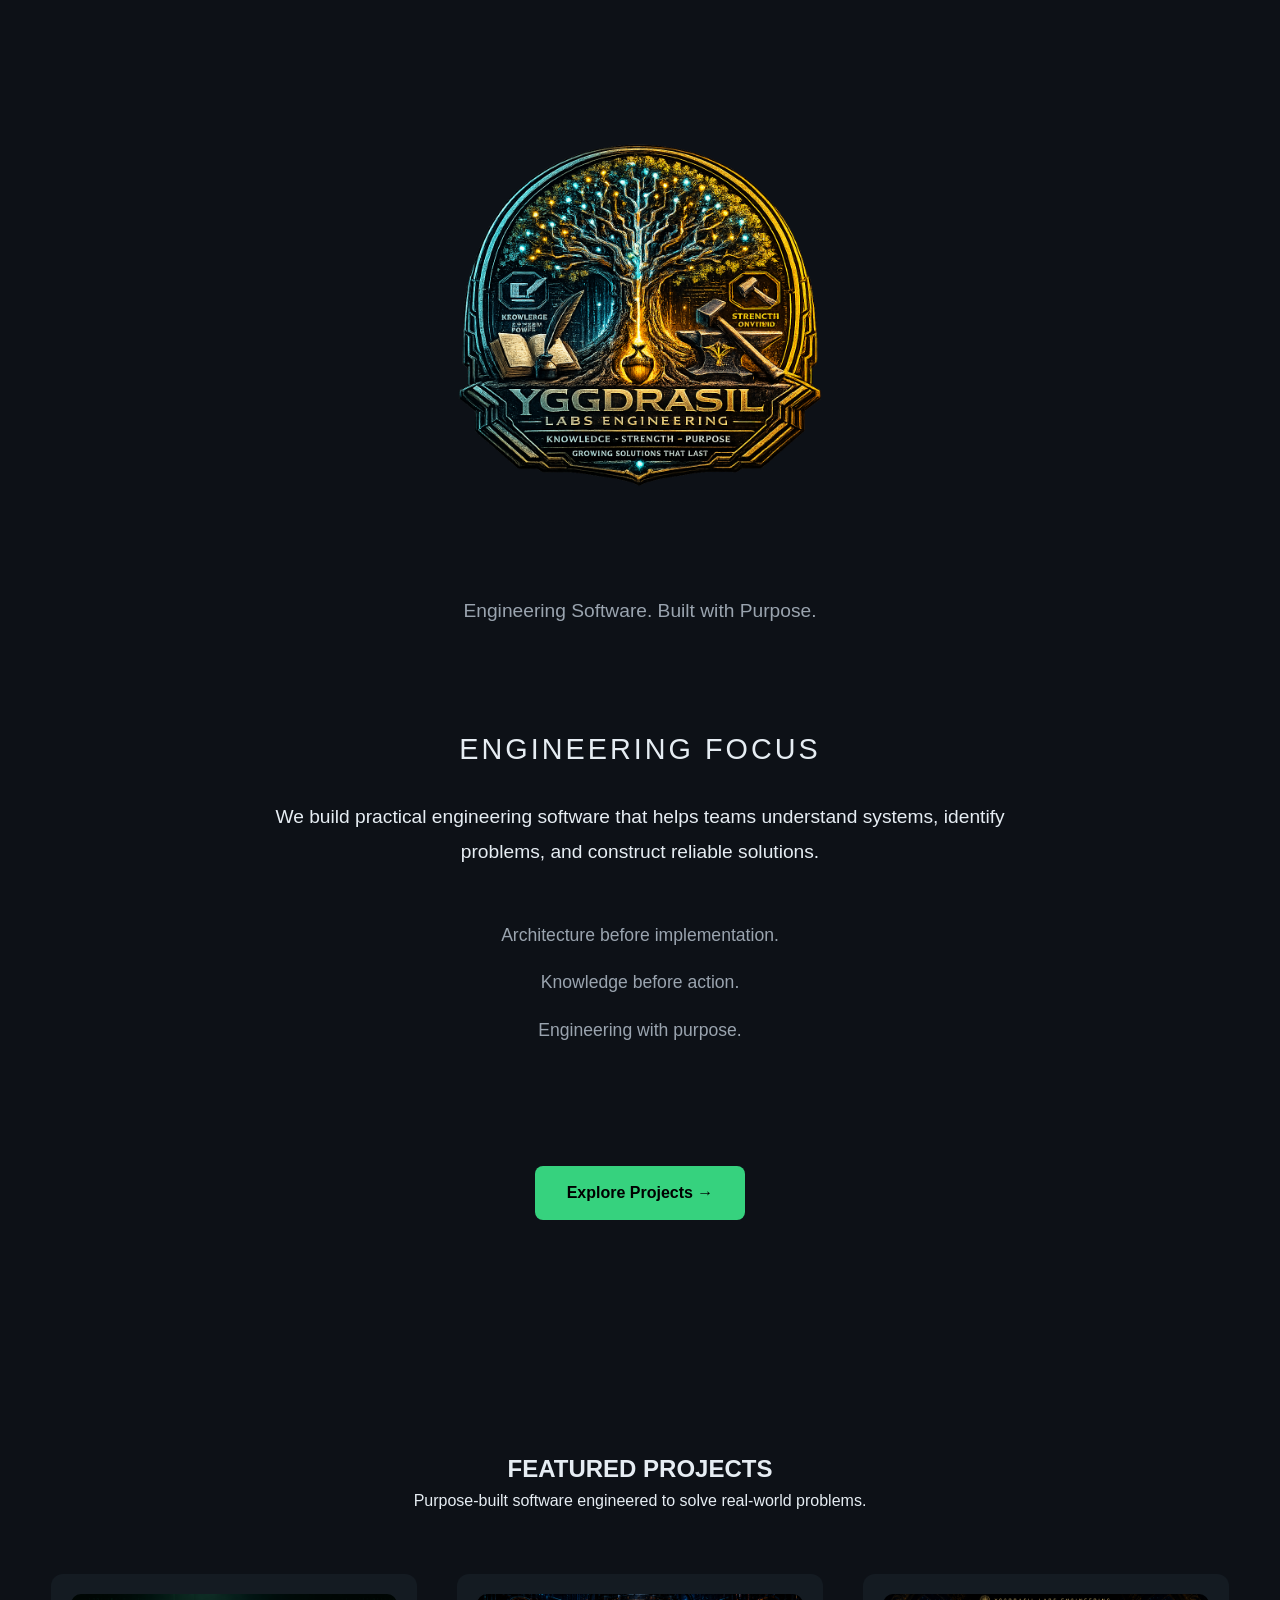
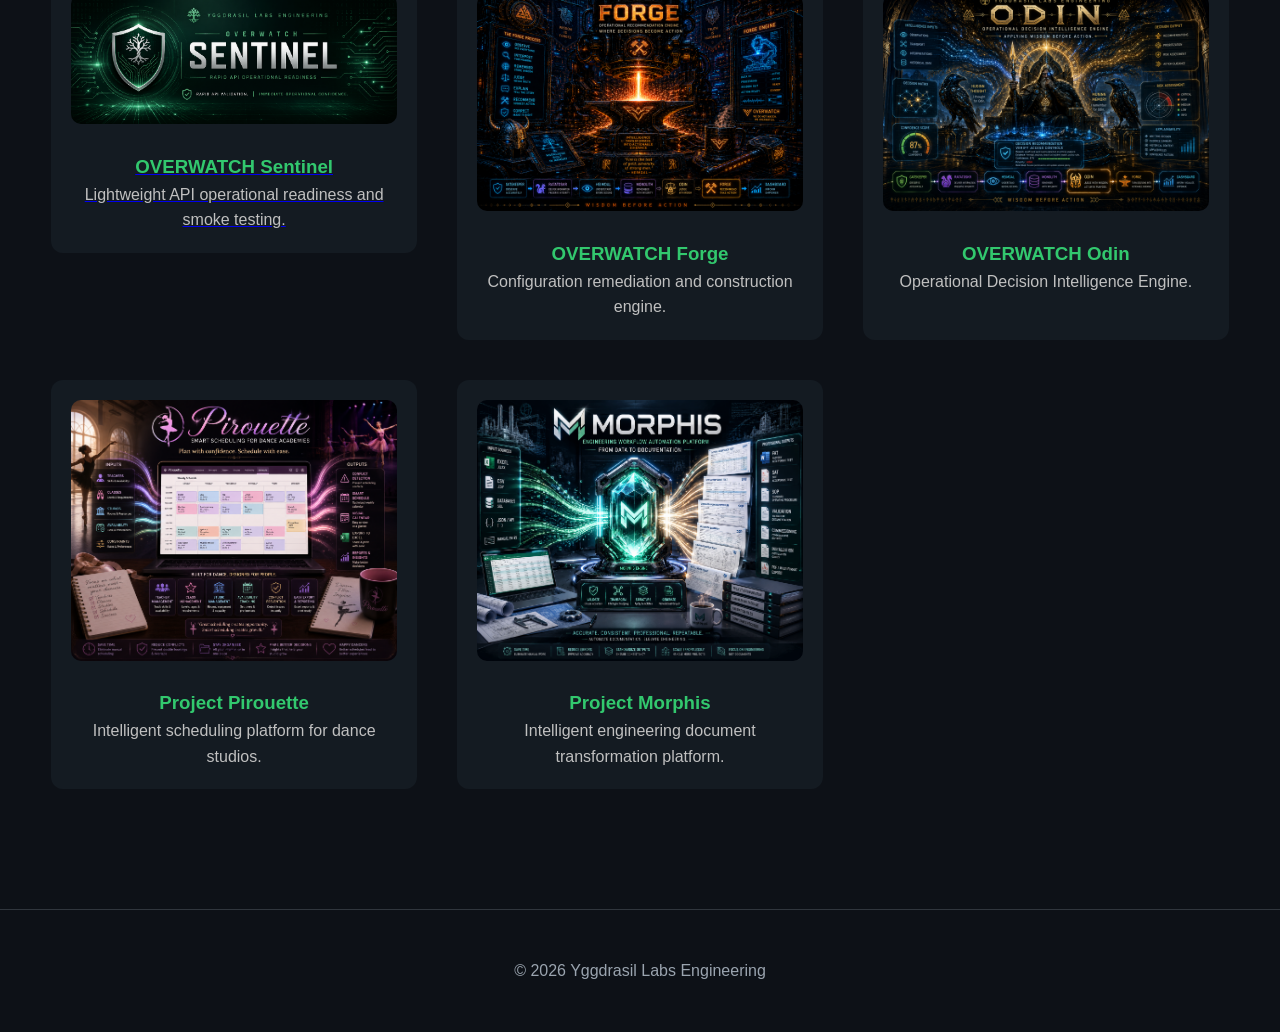
<file: index.html>
<!DOCTYPE html>

<html lang="en">

<head>

    <meta charset="UTF-8">

    <meta name="viewport" content="width=device-width, initial-scale=1.0">

    <title>
        Yggdrasil Labs Engineering
    </title>

    <link rel="stylesheet" href="css/style.css">

</head>

<body>

    <!-- ========================================= -->
    <!-- Navigation -->
    <!-- ========================================= -->

    <nav>

        <!-- Navigation Coming Soon -->

    </nav>

    <!-- ========================================= -->
    <!-- Main Content -->
    <!-- ========================================= -->

    <main>

        <!-- ========================================= -->
        <!-- Hero Section -->
        <!-- ========================================= -->

        <section id="hero">

            <img src="images/crest.png" alt="Yggdrasil Labs Engineering Crest" id="crest">

            <p class="hero-text">

                Engineering Software.
                Built with Purpose.

            </p>

            <section class="engineering-focus">




                <h2>ENGINEERING FOCUS</h2>

                <p>

                    We build practical engineering software that helps
                    teams understand systems, identify problems,
                    and construct reliable solutions.

                </p>

                <div class="principles">

                    <p>Architecture before implementation.</p>
                    <p>Knowledge before action.</p>
                    <p>Engineering with purpose.</p>

                </div>
            </section>

            <a href="#projects" class="hero-button">

                Explore Projects →
            </a>

        </section>

        <!-- Featured Projects -->

        <!-- ========================================= -->
        <!-- Featured Projects -->
        <!-- ========================================= -->

        <section id="projects">

            <h2>FEATURED PROJECTS</h2>

            <p class="section-intro">

                Purpose-built software engineered to solve
                real-world problems.

            </p>

            <div class="project-grid">

                <!-- Sentinel -->
                <a href="projects/sentinel.html">

                    <div class="project-card sentinel">

                        <img src="images/sentinel.png" alt="OVERWATCH Sentinel">

                        <h3>OVERWATCH Sentinel</h3>

                        <p>

                            Lightweight API operational readiness
                            and smoke testing.

                        </p>

                    </div>
                </a>

                <!-- Forge -->

                <div class="project-card forge">

                    <img src="images/forge.png" alt="OVERWATCH Forge">

                    <h3>OVERWATCH Forge</h3>

                    <p>

                        Configuration remediation and
                        construction engine.

                    </p>

                </div>

                <!-- Odin -->

                <div class="project-card odin">

                    <img src="images/odin.png" alt="OVERWATCH Odin">

                    <h3>OVERWATCH Odin</h3>

                    <p>

                        Operational Decision Intelligence
                        Engine.

                    </p>

                </div>

                <!-- Pirouette -->

                <div class="project-card pirouette">

                    <img src="images/pirouette.png" alt="Project Pirouette">

                    <h3>Project Pirouette</h3>

                    <p>

                        Intelligent scheduling platform
                        for dance studios.

                    </p>

                </div>

                <!-- Morphis -->

                <div class="project-card morphis">

                    <img src="images/morphis.png" alt="Project Morphis">

                    <h3>Project Morphis</h3>

                    <p>

                        Intelligent engineering document
                        transformation platform.

                    </p>

                </div>

            </div>

        </section>

        <!-- Engineering Principles -->

        <section id="principles">

        </section>

        <!-- OVERWATCH -->

        <section id="overwatch">

        </section>

    </main>

    <!-- ========================================= -->
    <!-- Footer -->
    <!-- ========================================= -->

    <footer>

        © 2026 Yggdrasil Labs Engineering

    </footer>

    <script src="js/script.js"></script>

</body>

</html>
</file>
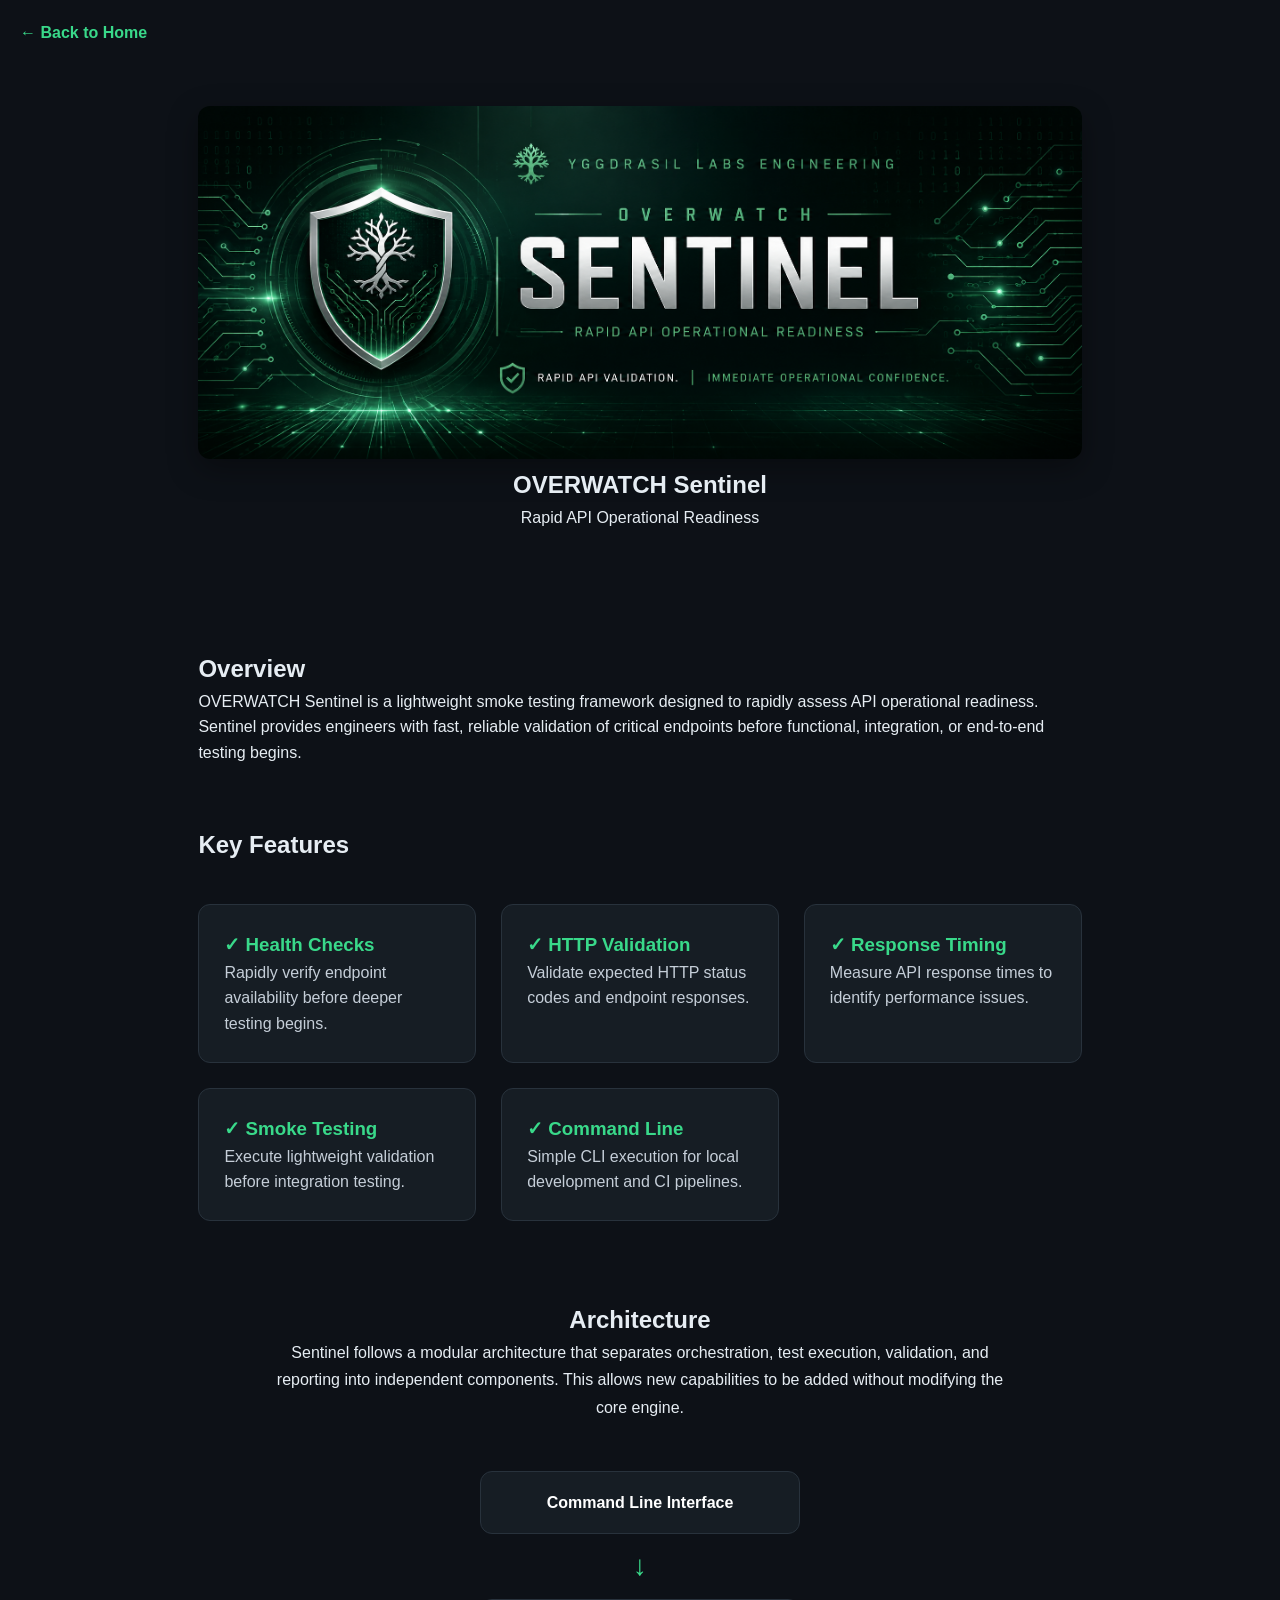
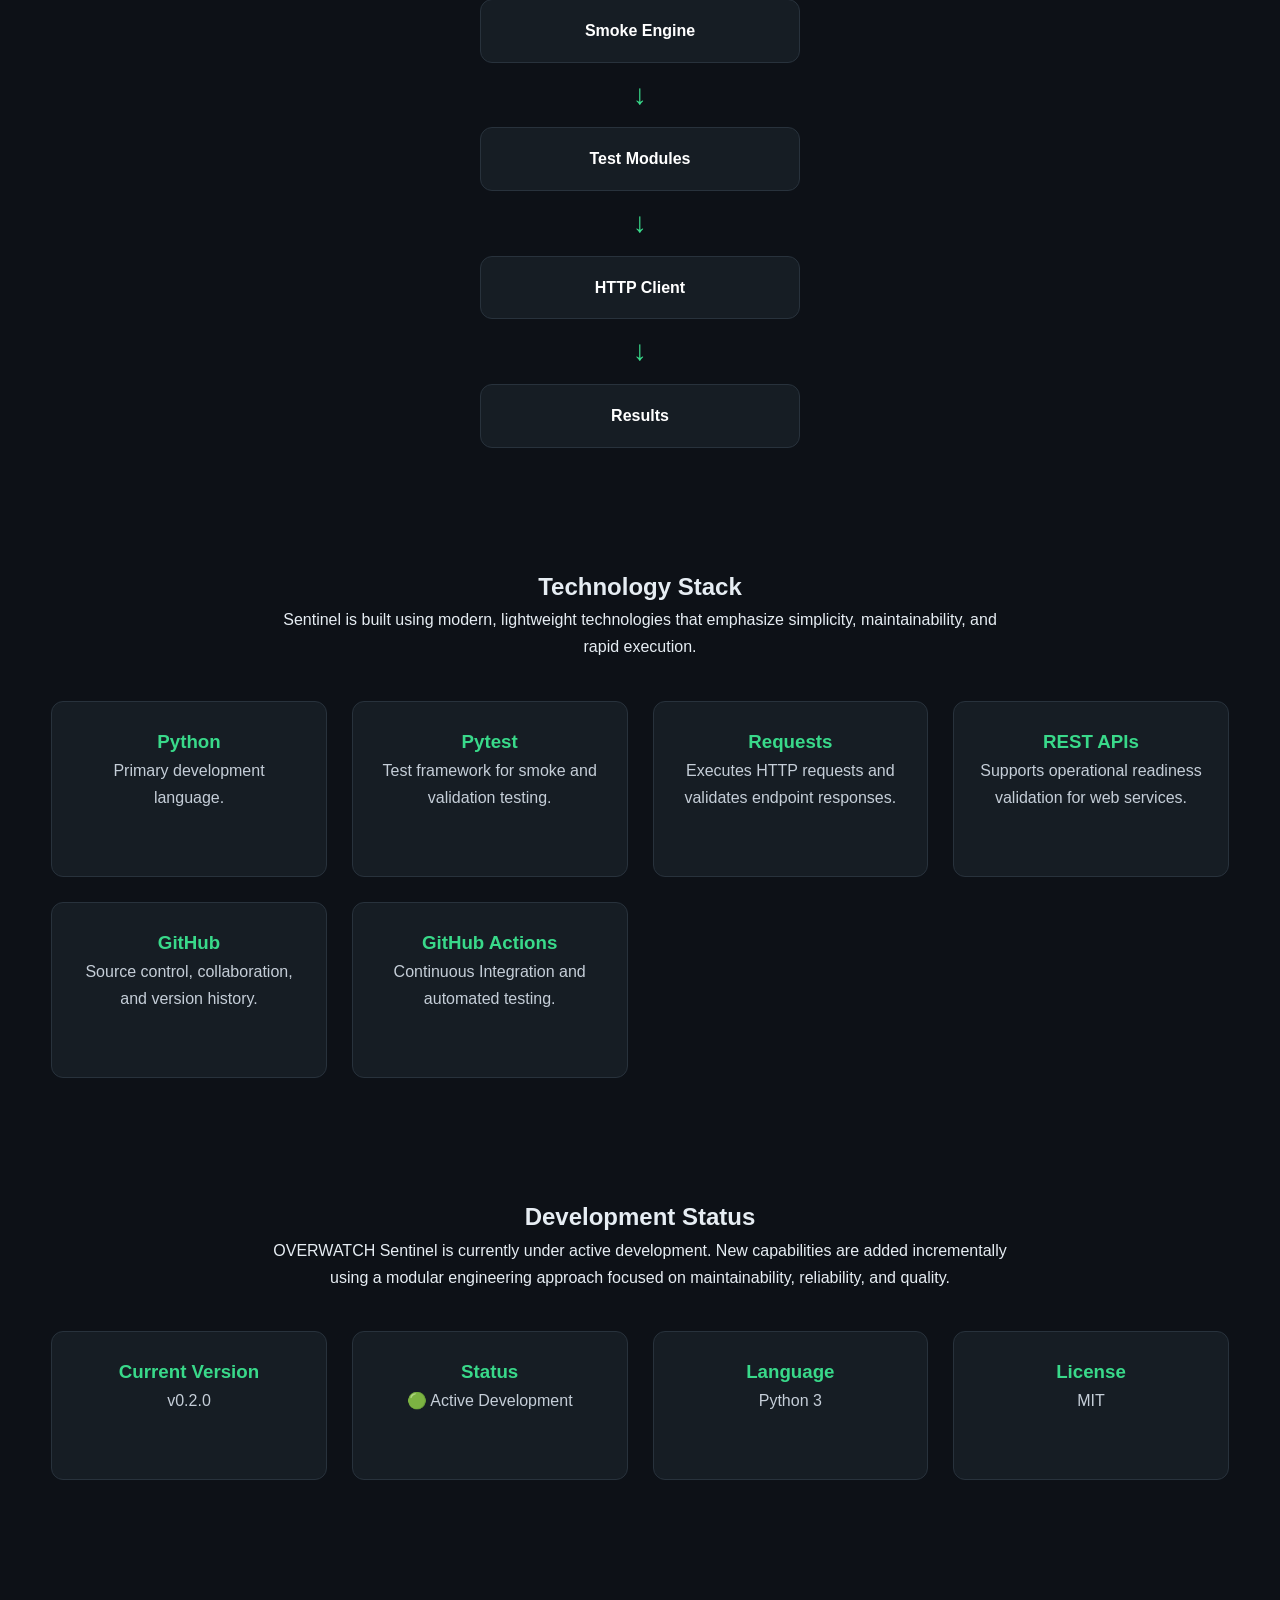
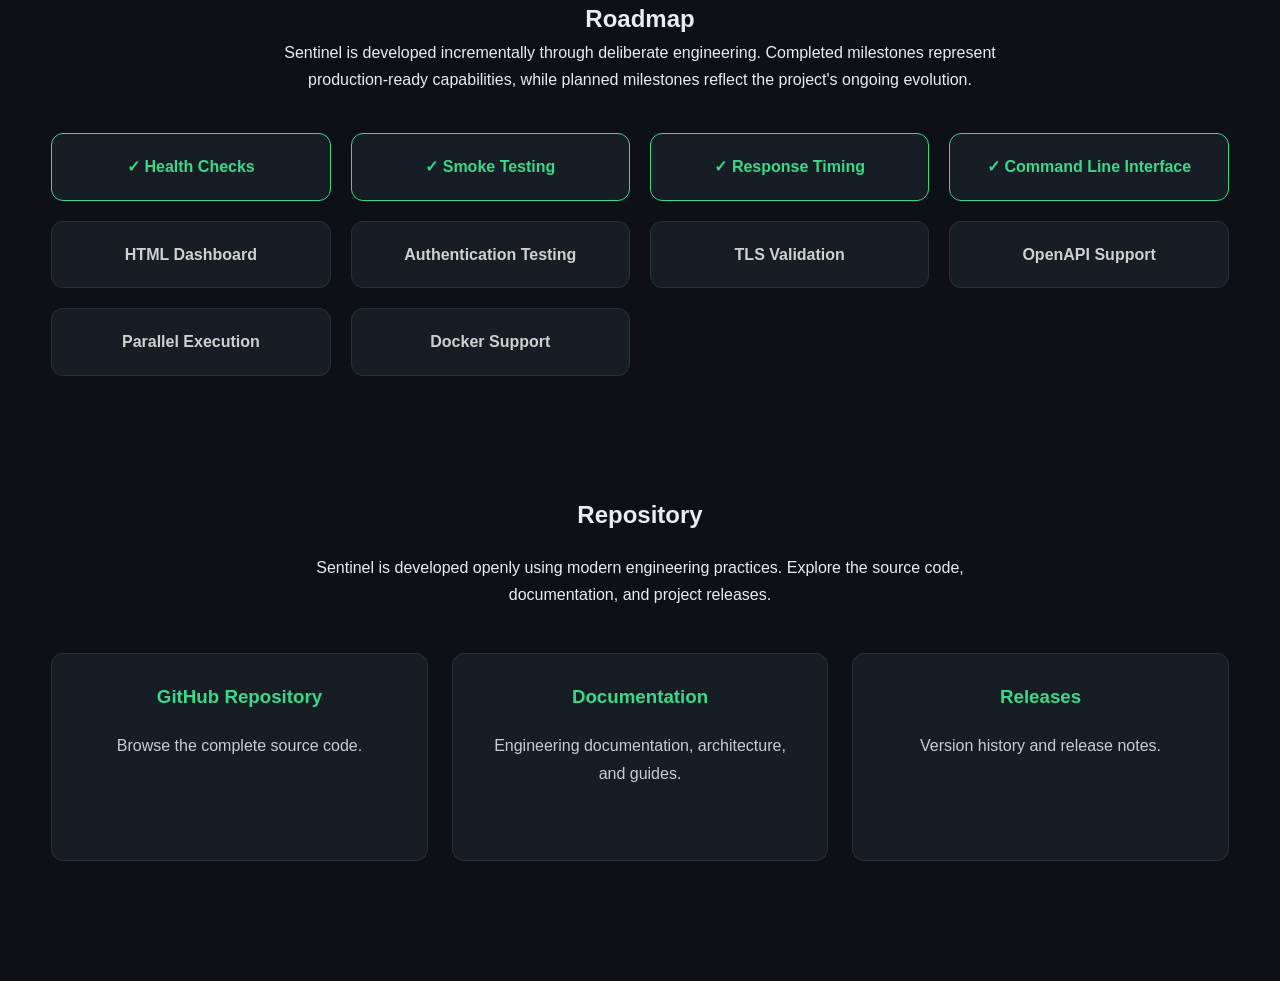
<file: projects/sentinel.html>
<!DOCTYPE html>

<html lang="en">

<head>

    <meta charset="UTF-8">

    <meta name="viewport" content="width=device-width, initial-scale=1.0">

    <title>

        OVERWATCH Sentinel

    </title>

    <link rel="stylesheet" href="../css/style.css">

</head>

<body>

    <a href="../index.html" class="back-link">

        ← Back to Home

    </a>

    <main>

        <section class="project-hero">

            <img src="../images/sentinel.png" alt="OVERWATCH Sentinel">

            <h1>

                OVERWATCH Sentinel

            </h1>

            <p>

                Rapid API Operational Readiness

            </p>

        </section>

        <section class="project-description">

            <h2>

                Overview

            </h2>

            <p>

                OVERWATCH Sentinel is a lightweight
                smoke testing framework designed to
                rapidly assess API operational readiness.

                Sentinel provides engineers with fast,
                reliable validation of critical endpoints
                before functional, integration, or
                end-to-end testing begins.

            </p>

        </section>

        <section class="project-features">

            <h2>

                Key Features

            </h2>

            <!-- ========================================= -->
            <!-- Architecture -->
            <!-- ========================================= -->

            <div class="feature-grid">

                <div class="card feature-card">

                    <h3>✓ Health Checks</h3>

                    <p>

                        Rapidly verify endpoint availability
                        before deeper testing begins.

                    </p>

                </div>

                <div class="card feature-card">

                    <h3>✓ HTTP Validation</h3>

                    <p>

                        Validate expected HTTP status codes
                        and endpoint responses.

                    </p>

                </div>

                <div class="card feature-card">

                    <h3>✓ Response Timing</h3>

                    <p>

                        Measure API response times to
                        identify performance issues.

                    </p>

                </div>

                <div class="card feature-card">

                    <h3>✓ Smoke Testing</h3>

                    <p>

                        Execute lightweight validation
                        before integration testing.

                    </p>

                </div>

                <div class="card feature-card">

                    <h3>✓ Command Line</h3>

                    <p>

                        Simple CLI execution for local
                        development and CI pipelines.

                    </p>

                </div>

            </div>

        </section>

        <section class="architecture">

            <h2>

                Architecture

            </h2>

            <p>

                Sentinel follows a modular architecture that
                separates orchestration, test execution,
                validation, and reporting into independent
                components. This allows new capabilities to
                be added without modifying the core engine.

            </p>

            <div class="architecture-flow">

                <div class="architecture-box">

                    Command Line Interface

                </div>

                <div class="arrow">↓</div>

                <div class="architecture-box">

                    Smoke Engine

                </div>

                <div class="arrow">↓</div>

                <div class="architecture-box">

                    Test Modules

                </div>

                <div class="arrow">↓</div>

                <div class="architecture-box">

                    HTTP Client

                </div>

                <div class="arrow">↓</div>

                <div class="architecture-box">

                    Results

                </div>

            </div>

        </section>

        <!-- ========================================= -->
        <!-- Technology Stack -->
        <!-- ========================================= -->

        <section class="technology-stack">

            <h2>

                Technology Stack

            </h2>

            <p>

                Sentinel is built using modern, lightweight
                technologies that emphasize simplicity,
                maintainability, and rapid execution.

            </p>

            <div class="tech-grid">

                <div class="card tech-card">

                    <h3>Python</h3>

                    <p>

                        Primary development language.

                    </p>

                </div>

                <div class="card tech-card">

                    <h3>Pytest</h3>

                    <p>

                        Test framework for smoke and
                        validation testing.

                    </p>

                </div>

                <div class="card tech-card">

                    <h3>Requests</h3>

                    <p>

                        Executes HTTP requests and
                        validates endpoint responses.

                    </p>

                </div>

                <div class="card tech-card">

                    <h3>REST APIs</h3>

                    <p>

                        Supports operational readiness
                        validation for web services.

                    </p>

                </div>

                <div class="card tech-card">

                    <h3>GitHub</h3>

                    <p>

                        Source control, collaboration,
                        and version history.

                    </p>

                </div>

                <div class="card tech-card">

                    <h3>GitHub Actions</h3>

                    <p>

                        Continuous Integration and
                        automated testing.

                    </p>

                </div>

            </div>

        </section>

        <!-- ========================================= -->
        <!-- Development Status -->
        <!-- ========================================= -->

        <section class="development-status">

            <h2>

                Development Status

            </h2>

            <p>

                OVERWATCH Sentinel is currently under active
                development. New capabilities are added
                incrementally using a modular engineering
                approach focused on maintainability,
                reliability, and quality.

            </p>

            <div class="status-grid">

                <div class="card status-card">

                    <h3>Current Version</h3>

                    <p>

                        v0.2.0

                    </p>

                </div>

                <div class="card status-card">

                    <h3>Status</h3>

                    <p>

                        🟢 Active Development

                    </p>

                </div>

                <div class="card status-card">

                    <h3>Language</h3>

                    <p>

                        Python 3

                    </p>

                </div>

                <div class="card status-card">

                    <h3>License</h3>

                    <p>

                        MIT

                    </p>

                </div>

            </div>

        </section>

        <!-- ========================================= -->
        <!-- Roadmap -->
        <!-- ========================================= -->

        <section class="roadmap">

            <h2>

                Roadmap

            </h2>

            <p>

                Sentinel is developed incrementally through
                deliberate engineering. Completed milestones
                represent production-ready capabilities, while
                planned milestones reflect the project's
                ongoing evolution.

            </p>

            <div class="roadmap-grid">

                <div class="card roadmap-card complete">

                    ✓ Health Checks

                </div>

                <div class="card roadmap-card complete">

                    ✓ Smoke Testing

                </div>

                <div class="card roadmap-card complete">

                    ✓ Response Timing

                </div>

                <div class="card roadmap-card complete">

                    ✓ Command Line Interface

                </div>

                <div class="card roadmap-card planned">

                    HTML Dashboard

                </div>

                <div class="card roadmap-card planned">

                    Authentication Testing

                </div>

                <div class="card roadmap-card planned">

                    TLS Validation

                </div>

                <div class="card roadmap-card planned">

                    OpenAPI Support

                </div>

                <div class="card roadmap-card planned">

                    Parallel Execution

                </div>

                <div class="card roadmap-card planned">

                    Docker Support

                </div>

            </div>

        </section>

        <!-- ========================================= -->
        <!-- Repository -->
        <!-- ========================================= -->

        <section class="repository">

            <h2>

                Repository

            </h2>

            <p>

                Sentinel is developed openly using modern
                engineering practices. Explore the source
                code, documentation, and project releases.

            </p>

            <div class="repository-grid">

                <a href="https://github.com/YOUR_USERNAME/sentinel" class="card repository-card" target="_blank">

                    <h3>

                        GitHub Repository

                    </h3>

                    <p>

                        Browse the complete source code.

                    </p>

                </a>

                <a href="#" class="card repository-card">

                    <h3>

                        Documentation

                    </h3>

                    <p>

                        Engineering documentation,
                        architecture, and guides.

                    </p>

                </a>

                <a href="#" class="card repository-card">

                    <h3>

                        Releases

                    </h3>

                    <p>

                        Version history and release notes.

                    </p>

                </a>

            </div>

        </section>

    </main>

</body>

</html>
</file>
<file: css/style.css>
/* =========================================================
   Yggdrasil Labs Engineering

   style.css

   Purpose:
   Global website styling.

   Philosophy:
   Function before presentation.
   ========================================================= */

:root {

    --background: #0d1117;
    --surface: #161b22;

    --primary: #36d27e;
    --cyan: #45d8ff;
    --amber: #d8a33b;

    --text: #e6edf3;
    --text-secondary: #9aa4af;

    --border: #30363d;

}

* {

    margin: 0;
    padding: 0;
    box-sizing: border-box;

}

/* ========================================= */
/* YLE Design System                         */
/* ========================================= */

.card {

    background: #161d24;

    border: 1px solid #28323c;

    border-radius: 12px;

    padding: 25px;

    transition: all .25s ease;

}

.card:hover {

    transform: translateY(-5px);

    border-color: #39d98a;

    box-shadow: 0 0 18px rgba(57, 217, 138, .25);

}

.card h3 {

    color: #39d98a;

    margin-top: 0;

}

.card p {

    color: #c5ced8;

    line-height: 1.6;

}

body {

    background: var(--background);

    color: var(--text);

    font-family: "Segoe UI", Arial, sans-serif;

    line-height: 1.6;

}

nav {

    padding: 24px 48px;

}

main {

    width: min(1200px, 92%);
    margin: 0 auto;

}

#hero {

    text-align: center;

    padding: 80px 0;

}

#crest {

    width: 420px;
    max-width: 90%;

    margin-bottom: 40px;

}

#hero h1 {

    font-size: 3.5rem;

    color: var(--primary);

    margin-bottom: 16px;

}

#hero h2 {

    color: var(--text);

    font-size: 1.8rem;

    font-weight: 400;

    margin-bottom: 28px;

}

.hero-text {

    max-width: 720px;

    margin: 0 auto 40px auto;

    color: var(--text-secondary);

    font-size: 1.2rem;

}

.hero-button {

    display: inline-block;

    background: var(--primary);

    color: #000;

    text-decoration: none;

    font-weight: 700;

    padding: 14px 32px;

    border-radius: 8px;

    transition: 0.2s ease;

}

.hero-button:hover {

    transform: translateY(-2px);

    box-shadow: 0 0 18px rgba(54, 210, 126, .35);

}

section {

    margin-bottom: 120px;

}

footer {

    text-align: center;

    padding: 48px;

    color: var(--text-secondary);

    border-top: 1px solid var(--border);

}

/* ========================================= */
/* Engineering Focus                         */
/* ========================================= */

.engineering-focus {

    margin-top: 100px;

    text-align: center;

}

.engineering-focus h2 {

    color: var(--primary);

    font-size: 2.2rem;

    letter-spacing: 3px;

    text-transform: uppercase;

    margin-bottom: 40px;

}

.engineering-focus p {

    max-width: 750px;

    margin: 0 auto;

    color: var(--text);

    font-size: 1.2rem;

    line-height: 1.8;

}

.principles {

    margin-top: 50px;

}

.principles p {

    color: var(--text-secondary);

    font-size: 1.1rem;

    margin-bottom: 16px;

}

/* ========================================= */
/* Featured Projects                         */
/* ========================================= */

#projects {

    margin-top: 150px;

    text-align: center;

}

.project-grid {

    display: grid;

    grid-template-columns: repeat(auto-fit, minmax(350px, 1fr));

    gap: 40px;

    margin-top: 60px;

}

.project-card {

    background: #141b22;

    border-radius: 12px;

    padding: 20px;

    transition: 0.3s ease;

}

.project-card:hover {

    transform: translateY(-6px);

}

.project-card.sentinel:hover {

    box-shadow: 0 0 18px rgba(50, 200, 110, 0.35);

}

.project-card.forge:hover {

    box-shadow: 0 0 18px rgba(255, 140, 0, 0.35);

}

.project-card.odin:hover {

    box-shadow: 0 0 18px rgba(90, 170, 255, 0.35);

}

.project-card.pirouette:hover {

    box-shadow: 0 0 18px rgba(220, 120, 255, 0.35);

}

.project-card.morphis:hover {

    box-shadow: 0 0 18px rgba(80, 220, 255, 0.35);

}

.project-card img {

    width: 100%;

    height: auto;

    border-radius: 10px;

}

.project-card h3 {

    margin-top: 20px;

    color: #32c86e;

}

.project-card p {

    color: #c0c0c0;

}

/* ========================================= */
/* Project Pages                             */
/* ========================================= */

.project-hero {

    text-align: center;

    margin-top: 60px;

}

.project-hero img {

    width: 75%;

    max-width: 1100px;

    height: auto;

    border-radius: 12px;

    box-shadow: 0 10px 30px rgba(0, 0, 0, 0.35);

}

.project-description,
.project-features {

    width: 75%;

    max-width: 1100px;

    margin: 60px auto;

}

/* Back Navigation */

.back-link {

    display: inline-block;

    padding-left: 20px;
    padding-top: 20px;

    color: #39d98a;

    text-decoration: none;

    font-weight: 600;

    font-size: 1rem;

    transition: 0.25s ease;

}

.back-link:hover {

    color: #ffffff;

    transform: translateX(-4px);

}

/* ========================================= */
/* Feature Cards                             */
/* ========================================= */

.feature-grid {

    display: grid;

    grid-template-columns: repeat(auto-fit, minmax(260px, 1fr));

    gap: 25px;

    margin-top: 40px;

}

.feature-card {}

/* ========================================= */
/* Architecture                              */
/* ========================================= */

.architecture {

    margin-top: 80px;

    text-align: center;

}

.architecture-flow {

    margin-top: 50px;

}

.architecture-box {

    width: 320px;

    margin: 0 auto;

    padding: 18px;

    background: #161d24;

    border: 1px solid #28323c;

    border-radius: 12px;

    color: white;

    font-weight: 600;

    transition: all .25s ease;

}

.architecture-box:hover {

    transform: translateY(-4px);

    border-color: #39d98a;

    box-shadow: 0 0 18px rgba(57, 217, 138, .25);

}

.arrow {

    font-size: 28px;

    color: #39d98a;

    margin: 10px 0;

}

/* ========================================= */
/* Architecture                              */
/* ========================================= */

.architecture {

    margin-top: 80px;

    text-align: center;

}

.architecture p {

    max-width: 750px;

    margin: 0 auto 40px;

    line-height: 1.7;

}

.architecture-flow {

    margin-top: 50px;

}

/* ========================================= */
/* Technology Stack                           */
/* ========================================= */

.technology-stack {

    margin-top: 80px;

    text-align: center;

}

.technology-stack p {

    max-width: 750px;

    margin: 0 auto 40px;

    line-height: 1.7;

}

.tech-grid {

    display: grid;

    grid-template-columns: repeat(auto-fit, minmax(220px, 1fr));

    gap: 25px;

    margin-top: 40px;

}

.tech-card {

    background: #161d24;

    border: 1px solid #28323c;

    border-radius: 12px;

    padding: 25px;

    transition: all .25s ease;

}

.tech-card:hover {

    transform: translateY(-5px);

    border-color: #39d98a;

    box-shadow: 0 0 18px rgba(57, 217, 138, .25);

}

.tech-card h3 {

    color: #39d98a;

    margin-top: 0;

}

.tech-card p {

    color: #c5ced8;

}

/* ========================================= */
/* Development Status                        */
/* ========================================= */

.development-status {

    margin-top: 80px;

    text-align: center;

}

.development-status p {

    max-width: 750px;

    margin: 0 auto 40px;

    line-height: 1.7;

}

.status-grid {

    display: grid;

    grid-template-columns: repeat(auto-fit, minmax(220px, 1fr));

    gap: 25px;

    margin-top: 40px;

}

.status-card {

    background: #161d24;

    border: 1px solid #28323c;

    border-radius: 12px;

    padding: 25px;

    transition: all .25s ease;

}

.status-card:hover {

    transform: translateY(-5px);

    border-color: #39d98a;

    box-shadow: 0 0 18px rgba(57, 217, 138, .25);

}

.status-card h3 {

    color: #39d98a;

    margin-top: 0;

}

.status-card p {

    color: #c5ced8;

}

/* ========================================= */
/* Roadmap                                   */
/* ========================================= */

.roadmap {

    margin-top: 80px;

    text-align: center;

}

.roadmap p {

    max-width: 750px;

    margin: 0 auto 40px;

    line-height: 1.7;

}

.roadmap-grid {

    display: grid;

    grid-template-columns: repeat(auto-fit, minmax(220px, 1fr));

    gap: 20px;

}

.roadmap-card {

    background: #161d24;

    border: 1px solid #28323c;

    border-radius: 12px;

    padding: 20px;

    transition: all .25s ease;

    font-weight: 600;

}

.roadmap-card:hover {

    transform: translateY(-5px);

}

.roadmap-card.complete {

    border-color: #39d98a;

    color: #39d98a;

}

.roadmap-card.planned {

    color: #d0d0d0;

}

/* ========================================= */
/* Repository                                */
/* ========================================= */

.repository {

    margin-top: 90px;

    text-align: center;

}

.repository p {

    max-width: 700px;

    margin: 20px auto 45px;

    line-height: 1.7;

}

.repository-grid {

    display: grid;

    grid-template-columns: repeat(auto-fit, minmax(260px, 1fr));

    gap: 24px;

}

.repository-card {

    background: #161d24;

    border: 1px solid #28323c;

    border-radius: 12px;

    padding: 28px;

    text-decoration: none;

    color: inherit;

    transition: all .25s ease;

}

.repository-card:hover {

    transform: translateY(-6px);

    border-color: #39d98a;

    box-shadow: 0 12px 28px rgba(57, 217, 138, .18);

}

.repository-card h3 {

    color: #39d98a;

    margin-bottom: 12px;

}
</file>
